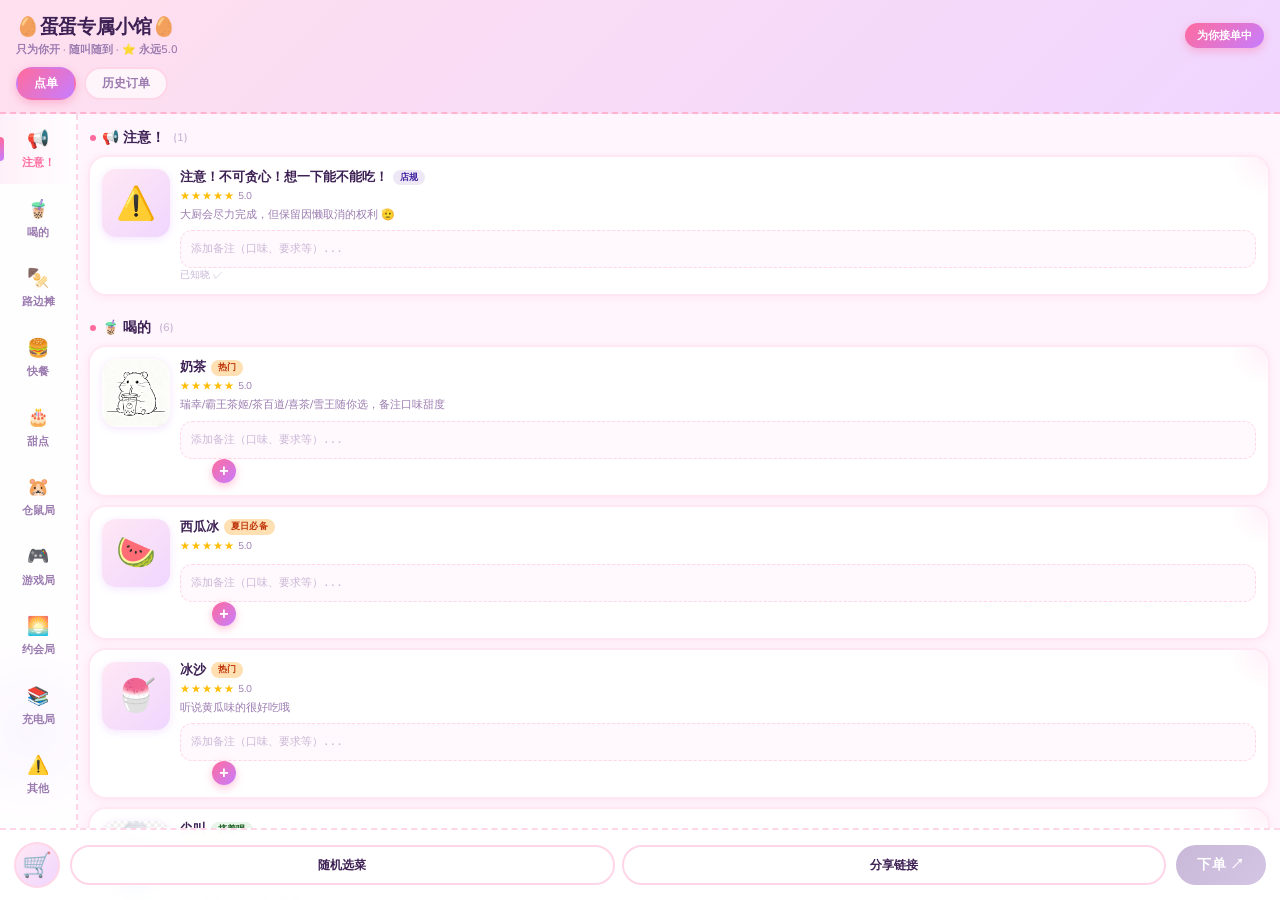
<file: index.html>
<!DOCTYPE html>
<html lang="zh-CN">
<head>
    <meta charset="UTF-8">
    <meta name="viewport" content="width=device-width, initial-scale=1.0, maximum-scale=1.0, user-scalable=no">
    <title>💜 蛋蛋专属小馆</title>
    <!-- v1.1.3 - Image Optimization Final -->
    <link rel="stylesheet" href="style.css">
</head>
<body>
    <div id="app" class="app">
        <!-- 顶部栏 -->
        <header class="topbar">
            <div class="topbar-row">
                <div>
                    <h1 class="shop-name">🥚蛋蛋专属小馆🥚</h1>
                    <p class="shop-sub">只为你开 · 随叫随到 · ⭐ 永远5.0</p>
                </div>
                <div class="open-badge">为你接单中</div>
            </div>
            <nav class="tab-row">
                <div class="tab-pill on" id="tab-order" onclick="switchTab('order')">点单</div>
                <div class="tab-pill" id="tab-history" onclick="switchTab('history')">历史订单</div>
            </nav>
        </header>

        <!-- 主体布局 -->
        <div class="layout" id="order-view">
            <!-- 左侧侧边栏 -->
            <aside class="sidebar" id="sidebar">
                <!-- 动态渲染分类 -->
            </aside>

            <!-- 右侧菜品列表 -->
            <main class="main" id="main-content">
                <!-- 动态渲染菜品 -->
            </main>
        </div>

        <!-- 历史订单布局 -->
        <div class="history-layout" id="history-view" style="display: none;">
            <div class="history-header">
                <span>已完成的投喂记录</span>
                <button class="clear-all-btn" id="clear-history-btn" onclick="clearAllHistory()">清空记录</button>
            </div>
            <div id="history-list" class="history-list">
                <!-- 动态渲染历史订单 -->
            </div>
        </div>

        <!-- 底部栏 -->
        <footer class="bottombar">
            <div class="cart-wrap">
                <span style="font-size:24px;">🛒</span>
                <div id="total-badge" class="bdg">0</div>
            </div>
            <div class="mid-btns">
                <button class="rand-btn" id="rand-btn">随机选菜</button>
                <button class="invite-btn" id="share-btn">分享链接</button>
            </div>
            <button class="order-btn" id="submit-btn">下单 ↗</button>
        </footer>
    </div>

    <!-- 弹窗模板 -->
    <div id="modal-overlay" class="modal-overlay">
        <div class="modal">
            <h3 id="modal-title"></h3>
            <div id="modal-content" class="modal-content"></div>
            <div class="modal-footer">
                <button id="modal-cancel">再想想</button>
                <button id="modal-confirm">呼叫大厨</button>
            </div>
        </div>
    </div>

    <script src="script.js?v=1.1.3"></script>
</body>
</html>
</file>
<file: style.css>
/* ===== 导入可爱字体 ===== */
@import url('https://fonts.googleapis.com/css2?family=Nunito:wght@400;500;600;700;800;900&display=swap');

/* 基础重置 */
* {
    box-sizing: border-box;
    margin: 0;
    padding: 0;
    -webkit-tap-highlight-color: transparent;
}

body {
    background: #FFF0F5;
    font-family: 'Nunito', -apple-system, BlinkMacSystemFont, sans-serif;
    overflow: hidden;
    height: 100vh;
}

/* ===== CSS 变量 ===== */
.app {
    --brand: #FF6B9D;
    --brand-2: #C77DFF;
    --brand-light: #FFF0F8;
    --brand-mid: #FFB3D1;
    --star: #FFBE0B;
    --bg: #FFF5FC;
    --card: #FFFFFF;
    --text1: #3D2054;
    --text2: #9B7BB0;
    --text3: #C9B8D8;
    --mint: #B5EAD7;
    --yellow: #FFF3B0;
    --peach: #FFD7BA;
    --blue: #C7E9FB;
    --shadow: 0 4px 16px rgba(255, 107, 157, 0.15);
    --shadow-sm: 0 2px 8px rgba(255, 107, 157, 0.1);
    
    display: flex;
    flex-direction: column;
    height: 100vh;
    background: var(--bg);
    position: relative;
    overflow: hidden;
}

/* ===== 背景装饰 ===== */
.app::before {
    content: '';
    position: fixed;
    top: -80px;
    right: -80px;
    width: 220px;
    height: 220px;
    background: radial-gradient(circle, #FFD6E8 0%, transparent 70%);
    border-radius: 50%;
    pointer-events: none;
    z-index: 0;
}
.app::after {
    content: '';
    position: fixed;
    bottom: 80px;
    left: -60px;
    width: 180px;
    height: 180px;
    background: radial-gradient(circle, #E0C3FC 0%, transparent 70%);
    border-radius: 50%;
    pointer-events: none;
    z-index: 0;
}

/* ===== 顶部栏 ===== */
.topbar {
    background: linear-gradient(135deg, #FFE0EE 0%, #F0D6FF 100%);
    padding: 14px 16px 0;
    border-bottom: 2px dashed #FFB3D1;
    position: relative;
    z-index: 10;
    flex-shrink: 0;
}
.topbar-row {
    display: flex;
    align-items: center;
    justify-content: space-between;
    margin-bottom: 10px;
}
.shop-name {
    font-size: 19px;
    font-weight: 900;
    color: var(--text1);
    letter-spacing: -0.3px;
}
.shop-sub {
    font-size: 11px;
    color: var(--text2);
    margin-top: 2px;
    font-weight: 600;
}
.open-badge {
    background: linear-gradient(135deg, #FF6B9D, #C77DFF);
    color: #fff;
    font-size: 11px;
    font-weight: 700;
    padding: 5px 12px;
    border-radius: 20px;
    box-shadow: 0 3px 10px rgba(255, 107, 157, 0.4);
    animation: badgePulse 2s ease-in-out infinite;
}
@keyframes badgePulse {
    0%, 100% { transform: scale(1); box-shadow: 0 3px 10px rgba(255, 107, 157, 0.4); }
    50% { transform: scale(1.05); box-shadow: 0 4px 14px rgba(255, 107, 157, 0.6); }
}
.tab-row {
    display: flex;
    gap: 8px;
    padding-bottom: 12px;
}
.tab-pill {
    padding: 6px 16px;
    border-radius: 20px;
    font-size: 12px;
    font-weight: 700;
    color: var(--text2);
    border: 2px solid #FFD6E8;
    background: rgba(255,255,255,0.7);
    cursor: pointer;
    transition: all 0.2s;
}
.tab-pill:active { transform: scale(0.95); }
.tab-pill.on {
    background: linear-gradient(135deg, #FF6B9D, #C77DFF);
    color: #fff;
    border-color: transparent;
    box-shadow: 0 3px 10px rgba(255, 107, 157, 0.4);
}

/* ===== 布局控制 ===== */
.layout {
    display: flex;
    flex: 1;
    overflow: hidden;
    height: 0;
    position: relative;
    z-index: 1;
}

/* ===== 侧边栏 ===== */
.sidebar {
    width: 78px;
    background: rgba(255,255,255,0.85);
    border-right: 2px dashed #FFD6E8;
    height: 100%;
    overflow-y: auto;
    -webkit-overflow-scrolling: touch;
    padding-bottom: 80px;
}
.sidebar::-webkit-scrollbar { display: none; }

.cat-item {
    padding: 13px 4px;
    text-align: center;
    font-size: 11px;
    font-weight: 600;
    color: var(--text2);
    position: relative;
    line-height: 1.4;
    cursor: pointer;
    transition: all 0.2s;
}
.cat-item:active { transform: scale(0.92); }
.cat-item.active {
    color: var(--brand);
    font-weight: 800;
    background: linear-gradient(90deg, #FFF0F8, rgba(255,240,248,0));
}
.cat-item.active::before {
    content: '';
    position: absolute;
    left: 0;
    top: 50%;
    transform: translateY(-50%);
    width: 4px;
    height: 24px;
    background: linear-gradient(180deg, var(--brand), var(--brand-2));
    border-radius: 0 4px 4px 0;
}
.cat-emoji {
    font-size: 18px;
    display: block;
    margin-bottom: 3px;
    transition: transform 0.2s;
}
.cat-item.active .cat-emoji {
    animation: catBounce 0.4s ease;
}
@keyframes catBounce {
    0%, 100% { transform: translateY(0); }
    50% { transform: translateY(-4px); }
}

/* ===== 主内容区 ===== */
.main {
    flex: 1;
    height: 100%;
    padding-bottom: 80px;
    overflow-y: auto;
    scroll-behavior: smooth;
    background: var(--bg);
}
.main::-webkit-scrollbar { display: none; }

.cat-header {
    padding: 14px 12px 8px;
    font-size: 14px;
    font-weight: 900;
    color: var(--text1);
    position: sticky;
    top: 0;
    background: linear-gradient(180deg, var(--bg) 80%, transparent);
    z-index: 5;
    display: flex;
    align-items: center;
    gap: 6px;
}
.cat-header::before {
    content: '';
    display: inline-block;
    width: 6px;
    height: 6px;
    background: var(--brand);
    border-radius: 50%;
    flex-shrink: 0;
}
.cat-count {
    font-size: 11px;
    color: var(--text3);
    font-weight: 600;
    margin-left: 2px;
}

/* ===== 菜品卡片 ===== */
.dish {
    display: flex;
    gap: 10px;
    padding: 12px;
    background: var(--card);
    margin: 0 10px 8px;
    border-radius: 18px;
    border: 2px solid #FFE8F4;
    transition: all 0.18s cubic-bezier(0.34, 1.56, 0.64, 1);
    cursor: pointer;
    box-shadow: var(--shadow-sm);
    position: relative;
    overflow: hidden;
}
.dish::before {
    content: '';
    position: absolute;
    top: 0; right: 0;
    width: 40px; height: 40px;
    background: radial-gradient(circle at top right, #FFF0F8, transparent 70%);
    pointer-events: none;
}
.dish:active, .dish.bump {
    transform: scale(0.95);
    box-shadow: 0 2px 8px rgba(255, 107, 157, 0.2);
}
.dish:hover {
    border-color: var(--brand-mid);
    box-shadow: var(--shadow);
}

.dish-img {
    width: 68px;
    height: 68px;
    border-radius: 14px;
    background: linear-gradient(135deg, #FFE8F4, #F0D6FF);
    display: flex;
    align-items: center;
    justify-content: center;
    font-size: 32px;
    position: relative;
    overflow: hidden;
    flex-shrink: 0;
    box-shadow: 0 2px 8px rgba(199, 125, 255, 0.2);
}
.dish-img img {
    width: 100%;
    height: 100%;
    object-fit: cover;
    border-radius: 12px;
}
.sold-mask {
    position: absolute;
    inset: 0;
    background: rgba(255,255,255,.75);
    border-radius: 14px;
    display: flex;
    align-items: center;
    justify-content: center;
    font-size: 10px;
    color: var(--text3);
    font-weight: 700;
}
.dish-body {
    flex: 1;
    min-width: 0;
}
.dish-name {
    font-size: 13px;
    font-weight: 800;
    color: var(--text1);
    display: flex;
    align-items: center;
    gap: 5px;
    flex-wrap: wrap;
    margin-bottom: 3px;
    line-height: 1.3;
}

/* ===== 标签 Pills ===== */
.pill {
    font-size: 9px;
    padding: 2px 7px;
    border-radius: 20px;
    font-weight: 700;
    letter-spacing: 0.2px;
}
.p-hot  { background: #FFE0B2; color: #BF360C; }
.p-love { background: #FCE4EC; color: #880E4F; }
.p-new  { background: #E8F5E9; color: #1B5E20; }
.p-rare { background: #EDE7F6; color: #4527A0; }
.p-free { background: #E3F2FD; color: #0D47A1; }

/* ===== 星评 ===== */
.stars-row {
    font-size: 10px;
    color: var(--star);
    margin-bottom: 4px;
    display: flex;
    align-items: center;
}
.star-i { letter-spacing: 1px; }

/* ===== 描述 ===== */
.dish-desc {
    font-size: 11px;
    color: var(--text2);
    line-height: 1.5;
    margin-bottom: 7px;
    display: -webkit-box;
    -webkit-line-clamp: 2;
    -webkit-box-orient: vertical;
    overflow: hidden;
    font-weight: 500;
}

/* ===== 底部区域 ===== */
.dish-bottom {
    display: flex;
    align-items: center;
    justify-content: space-between;
}
.price-tag {
    color: var(--brand);
    font-weight: 800;
    font-size: 15px;
    display: none;
}

/* ===== 备注区 ===== */
.remark-area {
    margin-top: 6px;
    background: #FFF8FC;
    padding: 6px 10px;
    border-radius: 12px;
    border: 1.5px dashed #FFD6E8;
    display: flex;
    align-items: center;
    gap: 8px;
}
.remark-input {
    flex: 1;
    height: 24px;
    border: none;
    background: transparent;
    font-size: 11px;
    color: var(--text2);
    resize: none;
    outline: none;
    font-family: 'Nunito', inherit;
    line-height: 24px;
    font-weight: 500;
}
.remark-input::placeholder { color: var(--text3); }

/* ===== 步进器 ===== */
.stepper {
    display: flex;
    align-items: center;
    gap: 8px;
}
.s-btn {
    width: 24px;
    height: 24px;
    border-radius: 50%;
    border: 2px solid var(--brand-mid);
    background: #fff;
    color: var(--brand);
    display: flex;
    align-items: center;
    justify-content: center;
    font-size: 15px;
    font-weight: 700;
    cursor: pointer;
    transition: all 0.15s;
    line-height: 1;
}
.s-btn:active { transform: scale(0.85); }
.s-btn.hide { visibility: hidden; }
.s-num {
    font-size: 14px;
    font-weight: 800;
    min-width: 16px;
    text-align: center;
    color: var(--text1);
}
.add-circle {
    width: 24px;
    height: 24px;
    border-radius: 50%;
    background: linear-gradient(135deg, var(--brand), var(--brand-2));
    color: #fff;
    border: none;
    display: flex;
    align-items: center;
    justify-content: center;
    font-size: 16px;
    font-weight: 700;
    cursor: pointer;
    box-shadow: 0 3px 8px rgba(255, 107, 157, 0.4);
    transition: all 0.15s cubic-bezier(0.34, 1.56, 0.64, 1);
    line-height: 1;
}
.add-circle:active { transform: scale(0.8); }

/* ===== 底部栏 ===== */
.bottombar {
    position: fixed;
    bottom: 0;
    left: 0;
    right: 0;
    height: 72px;
    background: rgba(255,255,255,0.95);
    backdrop-filter: blur(12px);
    border-top: 2px dashed #FFD6E8;
    display: flex;
    align-items: center;
    padding: 0 14px;
    gap: 10px;
    z-index: 100;
}
.cart-wrap {
    position: relative;
    width: 46px;
    height: 46px;
    display: flex;
    align-items: center;
    justify-content: center;
    background: linear-gradient(135deg, #FFE8F4, #F0D6FF);
    border-radius: 50%;
    border: 2px solid #FFD6E8;
    font-size: 22px;
    flex-shrink: 0;
}
.bdg {
    position: absolute;
    top: -2px;
    right: -2px;
    background: linear-gradient(135deg, #FF6B9D, #C77DFF);
    color: #fff;
    font-size: 10px;
    font-weight: 800;
    padding: 2px 5px;
    border-radius: 10px;
    min-width: 18px;
    text-align: center;
    display: none;
    box-shadow: 0 2px 6px rgba(255, 107, 157, 0.5);
    animation: badgeBounce 0.3s cubic-bezier(0.34, 1.56, 0.64, 1);
}
.bdg.show { display: block; }
@keyframes badgeBounce {
    from { transform: scale(0); }
    to   { transform: scale(1); }
}
.mid-btns {
    flex: 1;
    display: flex;
    gap: 7px;
}
.rand-btn, .invite-btn {
    flex: 1;
    height: 40px;
    border-radius: 20px;
    font-size: 12px;
    font-weight: 700;
    border: 2px solid #FFD6E8;
    background: rgba(255,255,255,0.9);
    color: var(--text1);
    cursor: pointer;
    transition: all 0.2s;
    font-family: 'Nunito', inherit;
}
.rand-btn:active, .invite-btn:active {
    transform: scale(0.93);
    background: #FFE8F4;
}
.order-btn {
    width: 90px;
    height: 40px;
    background: linear-gradient(135deg, #C9B8D8, #D4C5E5);
    color: #fff;
    border-radius: 20px;
    border: none;
    font-weight: 900;
    font-size: 14px;
    font-family: 'Nunito', inherit;
    transition: all 0.25s cubic-bezier(0.34, 1.56, 0.64, 1);
    cursor: not-allowed;
    letter-spacing: 0.3px;
}
.order-btn.on {
    background: linear-gradient(135deg, #FF6B9D, #C77DFF);
    cursor: pointer;
    box-shadow: 0 4px 16px rgba(255, 107, 157, 0.45);
}
.order-btn.on:active { transform: scale(0.93); }

/* ===== 历史订单布局 ===== */
.history-layout {
    flex: 1;
    overflow-y: auto;
    padding: 16px;
    background: var(--bg);
    position: relative;
    z-index: 1;
}
.history-layout::-webkit-scrollbar { display: none; }

.history-header {
    font-size: 14px;
    font-weight: 800;
    color: var(--text2);
    margin-bottom: 14px;
    display: flex;
    justify-content: space-between;
    align-items: center;
}
.clear-all-btn {
    font-size: 11px;
    font-weight: 700;
    color: #FF6B9D;
    background: #FFE8F4;
    border: 1.5px solid #FFB3D1;
    padding: 5px 12px;
    border-radius: 20px;
    cursor: pointer;
    font-family: 'Nunito', inherit;
    transition: all 0.15s;
}
.clear-all-btn:active { transform: scale(0.93); }
.history-item {
    background: #fff;
    border-radius: 18px;
    padding: 14px 16px;
    margin-bottom: 12px;
    border: 2px solid #FFE8F4;
    position: relative;
    box-shadow: var(--shadow-sm);
}
.del-order-btn {
    color: var(--text3);
    font-size: 18px;
    cursor: pointer;
    padding: 0 4px;
    line-height: 1;
    font-weight: 300;
    transition: color 0.15s;
}
.del-order-btn:hover { color: var(--brand); }
.history-time {
    font-size: 12px;
    font-weight: 600;
    color: var(--text3);
    margin-bottom: 10px;
    display: flex;
    justify-content: space-between;
    align-items: center;
}
.history-dish {
    font-size: 13px;
    font-weight: 700;
    color: var(--text1);
    margin-bottom: 4px;
    padding-left: 14px;
    position: relative;
    display: flex;
    align-items: center;
    gap: 6px;
}
.history-dish::before {
    content: '♡';
    position: absolute;
    left: 0;
    color: var(--brand);
    font-size: 11px;
}
.history-remark {
    font-size: 11px;
    font-weight: 500;
    color: var(--text2);
    background: #FFF8FC;
    padding: 6px 10px;
    border-radius: 10px;
    margin-top: 4px;
    margin-left: 14px;
    border: 1px dashed #FFD6E8;
}
.empty-history {
    text-align: center;
    padding-top: 60px;
    color: var(--text3);
    font-size: 14px;
    font-weight: 700;
}

/* ===== 弹窗 ===== */
.modal-overlay {
    position: fixed;
    inset: 0;
    background: rgba(61, 32, 84, 0.4);
    backdrop-filter: blur(4px);
    display: none;
    align-items: center;
    justify-content: center;
    z-index: 200;
}
.modal-overlay.show { display: flex; }
.modal {
    background: #fff;
    width: 88%;
    max-width: 320px;
    border-radius: 24px;
    padding: 24px 20px 20px;
    border: 2px solid #FFE8F4;
    box-shadow: 0 16px 48px rgba(255, 107, 157, 0.25);
    animation: modalSlideUp 0.3s cubic-bezier(0.34, 1.56, 0.64, 1);
}
@keyframes modalSlideUp {
    from { transform: translateY(30px) scale(0.9); opacity: 0; }
    to   { transform: translateY(0) scale(1); opacity: 1; }
}
.modal h3 {
    text-align: center;
    margin-bottom: 14px;
    color: var(--text1);
    font-size: 17px;
    font-weight: 900;
}
.modal-content {
    font-size: 13px;
    font-weight: 500;
    color: var(--text2);
    line-height: 1.7;
    margin-bottom: 20px;
    white-space: pre-line;
    background: #FFF8FC;
    padding: 12px;
    border-radius: 14px;
    border: 1.5px dashed #FFD6E8;
    max-height: 200px;
    overflow-y: auto;
}
.modal-footer {
    display: flex;
    gap: 10px;
}
.modal-footer button {
    flex: 1;
    height: 44px;
    border-radius: 22px;
    border: none;
    font-weight: 800;
    cursor: pointer;
    font-family: 'Nunito', inherit;
    font-size: 14px;
    transition: all 0.2s;
}
.modal-footer button:active { transform: scale(0.93); }
#modal-confirm {
    background: linear-gradient(135deg, #FF6B9D, #C77DFF);
    color: #fff;
    box-shadow: 0 4px 14px rgba(255, 107, 157, 0.4);
}
#modal-cancel {
    background: #F5F0FA;
    color: var(--text2);
}
</file>
